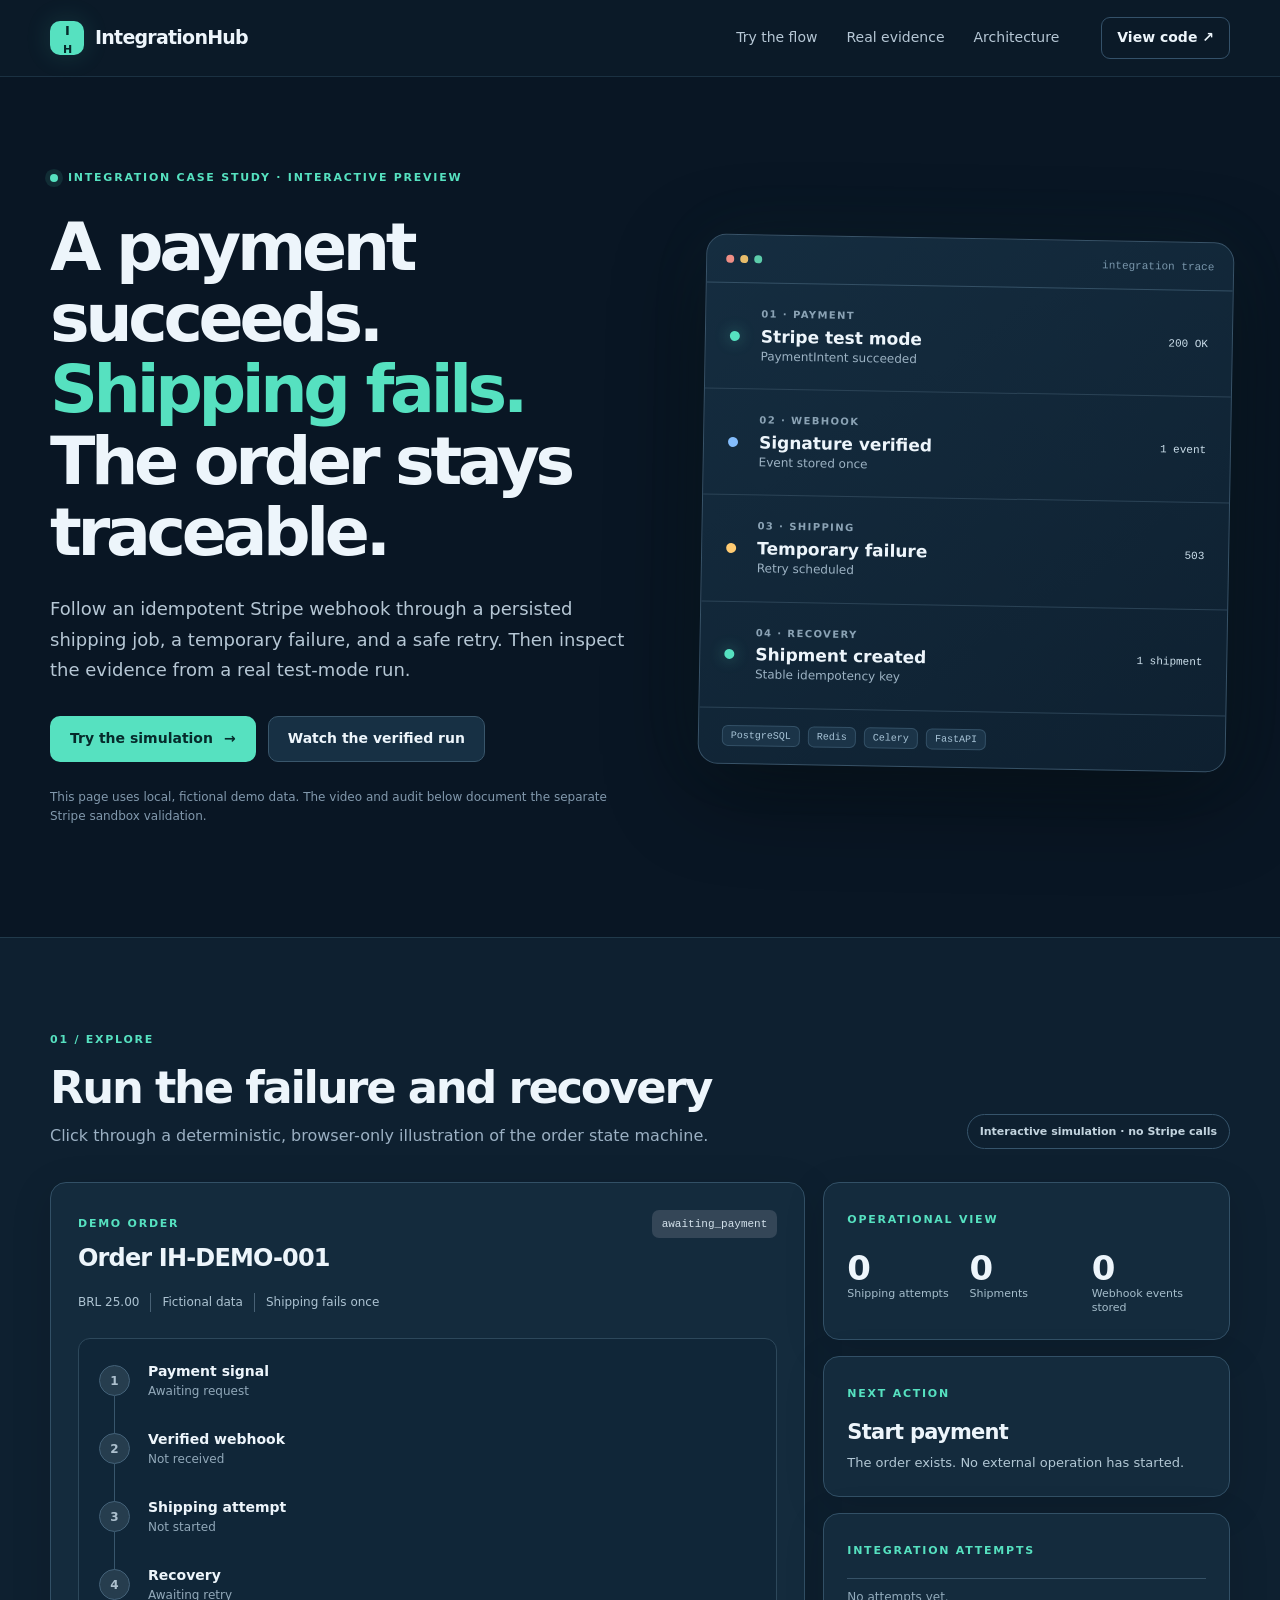
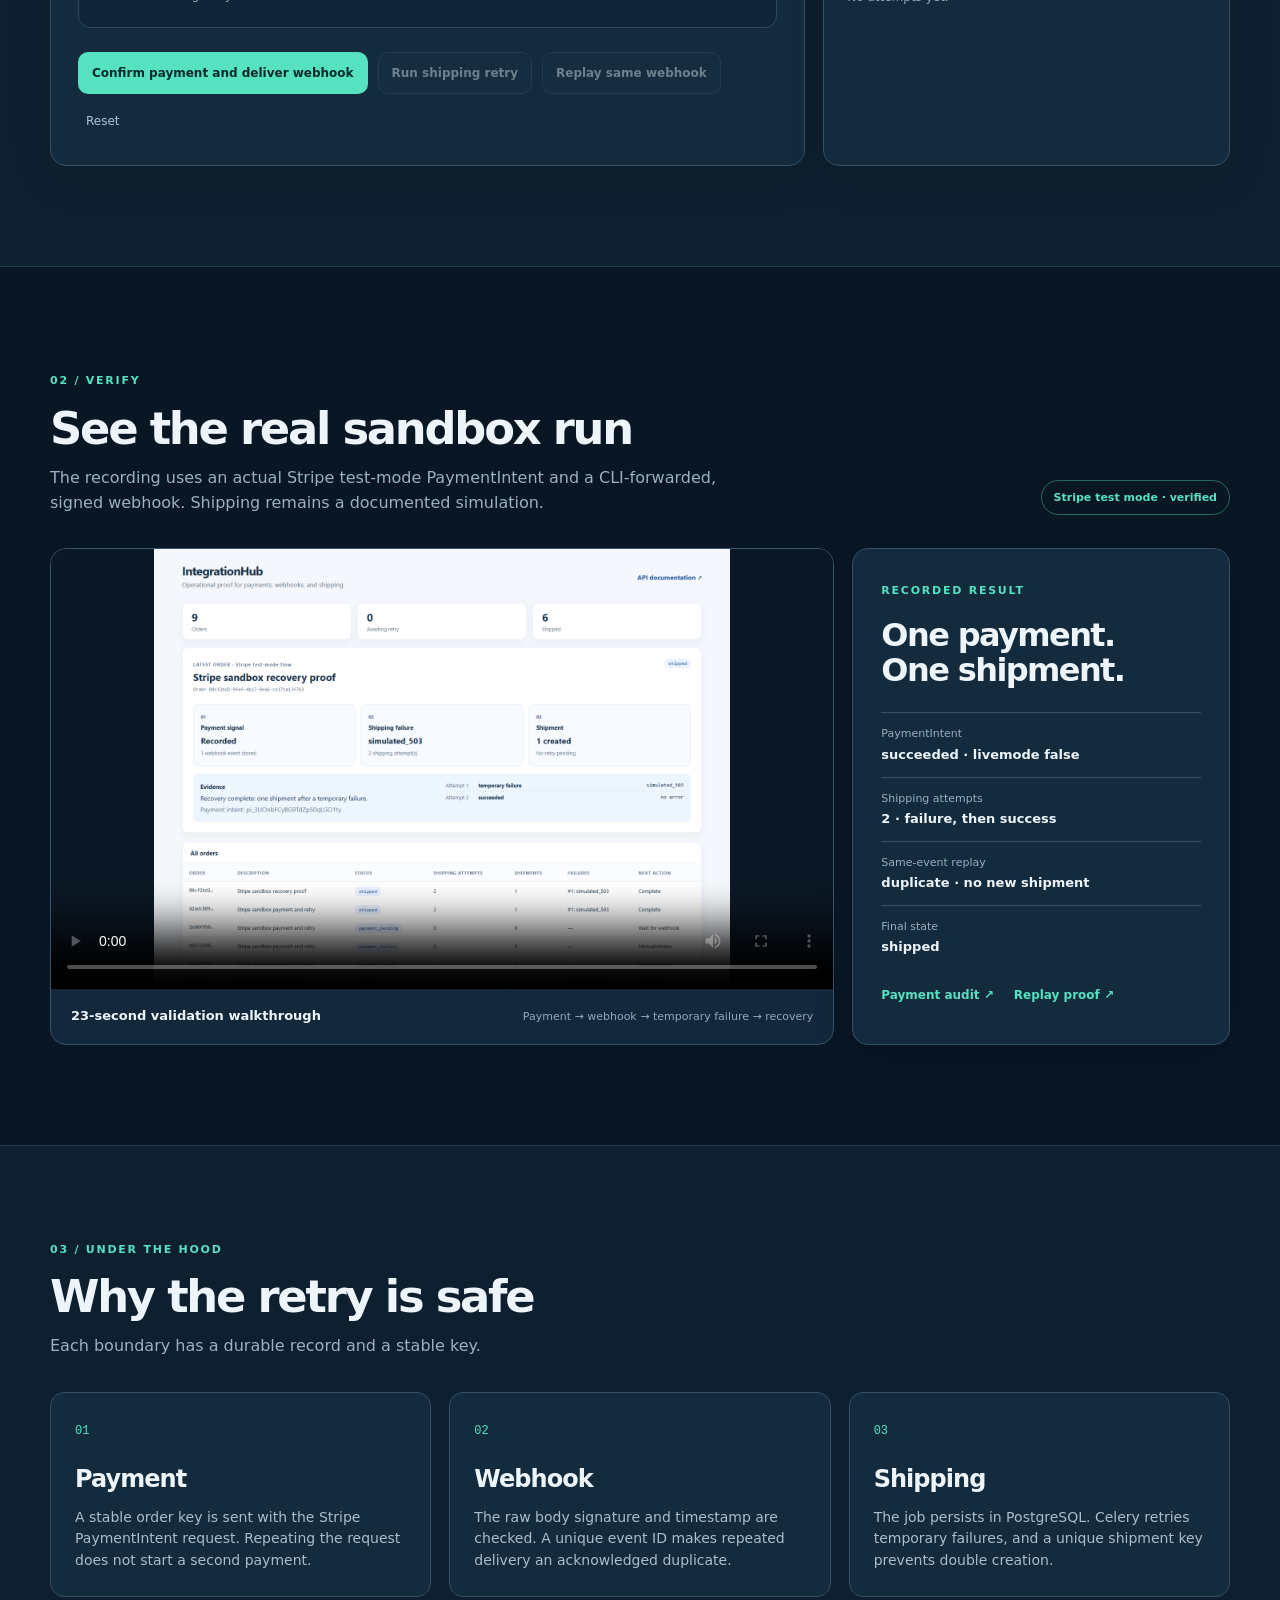
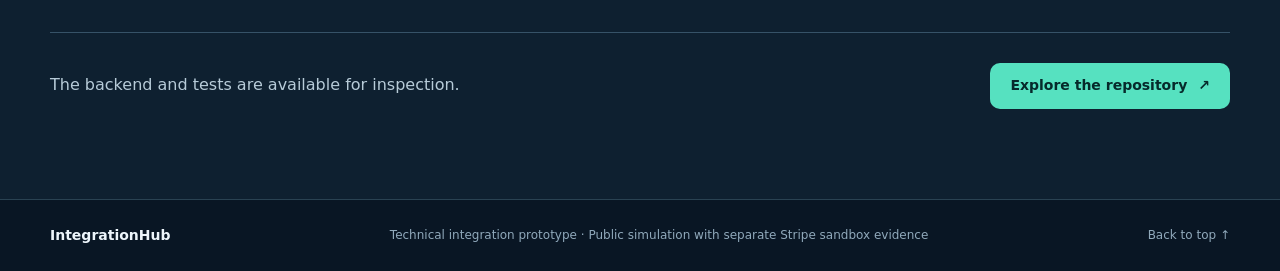
<file: demo/index.html>
<!doctype html>
<html lang="en">
<head>
  <meta charset="utf-8">
  <meta name="viewport" content="width=device-width, initial-scale=1">
  <meta name="theme-color" content="#091624">
  <meta name="description" content="Explore IntegrationHub's payment webhook and shipping retry flow, then inspect evidence from a real Stripe test-mode run.">
  <title>IntegrationHub — Interactive Demo</title>
  <link rel="stylesheet" href="styles.css">
  <script src="app.js" defer></script>
</head>
<body>
  <a class="skip-link" href="#main">Skip to content</a>
  <header class="site-header">
    <div class="shell header-inner">
      <a class="brand" href="#top" aria-label="IntegrationHub home"><span class="brand-mark">I<span>H</span></span> IntegrationHub</a>
      <nav aria-label="Main navigation">
        <a href="#simulation">Try the flow</a>
        <a href="#evidence">Real evidence</a>
        <a href="#architecture">Architecture</a>
      </nav>
      <a class="header-link" href="https://github.com/Zoberobe/IntegrationHub" target="_blank" rel="noopener noreferrer">View code <span aria-hidden="true">↗</span></a>
    </div>
  </header>

  <main id="main">
    <section class="hero shell" id="top">
      <div class="hero-copy">
        <div class="eyebrow"><span class="live-dot" aria-hidden="true"></span> Integration case study · Interactive preview</div>
        <h1>A payment succeeds.<br><em>Shipping fails.</em><br>The order stays traceable.</h1>
        <p>Follow an idempotent Stripe webhook through a persisted shipping job, a temporary failure, and a safe retry. Then inspect the evidence from a real test-mode run.</p>
        <div class="hero-actions">
          <a class="button button-primary" href="#simulation">Try the simulation <span aria-hidden="true">→</span></a>
          <a class="button button-secondary" href="#evidence">Watch the verified run</a>
        </div>
        <p class="hero-note">This page uses local, fictional demo data. The video and audit below document the separate Stripe sandbox validation.</p>
      </div>
      <div class="hero-visual" aria-hidden="true">
        <div class="visual-bar"><span></span><span></span><span></span><strong>integration trace</strong></div>
        <div class="visual-line"><i class="visual-step green"></i><div><small>01 · PAYMENT</small><b>Stripe test mode</b><span>PaymentIntent succeeded</span></div><strong>200 OK</strong></div>
        <div class="visual-line"><i class="visual-step blue"></i><div><small>02 · WEBHOOK</small><b>Signature verified</b><span>Event stored once</span></div><strong>1 event</strong></div>
        <div class="visual-line"><i class="visual-step amber"></i><div><small>03 · SHIPPING</small><b>Temporary failure</b><span>Retry scheduled</span></div><strong>503</strong></div>
        <div class="visual-line"><i class="visual-step green"></i><div><small>04 · RECOVERY</small><b>Shipment created</b><span>Stable idempotency key</span></div><strong>1 shipment</strong></div>
        <div class="visual-footer"><span>PostgreSQL</span><span>Redis</span><span>Celery</span><span>FastAPI</span></div>
      </div>
    </section>

    <section class="simulation-section" id="simulation">
      <div class="shell">
        <div class="section-heading">
          <div><span class="section-kicker">01 / EXPLORE</span><h2>Run the failure and recovery</h2><p>Click through a deterministic, browser-only illustration of the order state machine.</p></div>
          <span class="demo-badge">Interactive simulation · no Stripe calls</span>
        </div>
        <div class="demo-grid">
          <div class="demo-main card">
            <div class="card-top"><div><span class="micro-label">DEMO ORDER</span><h3>Order IH-DEMO-001</h3></div><span id="state-badge" class="state-badge neutral">awaiting_payment</span></div>
            <div class="order-meta"><span>BRL 25.00</span><span>Fictional data</span><span>Shipping fails once</span></div>
            <div class="timeline" aria-label="Order stages">
              <div class="timeline-step" id="step-payment"><span class="step-icon">1</span><div><strong>Payment signal</strong><small id="payment-detail">Awaiting request</small></div></div>
              <div class="timeline-step" id="step-webhook"><span class="step-icon">2</span><div><strong>Verified webhook</strong><small id="webhook-detail">Not received</small></div></div>
              <div class="timeline-step" id="step-failure"><span class="step-icon">3</span><div><strong>Shipping attempt</strong><small id="failure-detail">Not started</small></div></div>
              <div class="timeline-step" id="step-recovery"><span class="step-icon">4</span><div><strong>Recovery</strong><small id="recovery-detail">Awaiting retry</small></div></div>
            </div>
            <div class="demo-actions"><button id="start-button" class="button button-primary" type="button">Confirm payment and deliver webhook</button><button id="retry-button" class="button button-secondary" type="button" disabled>Run shipping retry</button><button id="replay-button" class="button button-secondary" type="button" disabled>Replay same webhook</button><button id="reset-button" class="text-button" type="button">Reset</button></div>
          </div>
          <aside class="demo-side">
            <div class="metric-card card"><span class="micro-label">OPERATIONAL VIEW</span><div class="metric-row"><div><strong id="attempt-count">0</strong><span>Shipping attempts</span></div><div><strong id="shipment-count">0</strong><span>Shipments</span></div><div><strong id="event-count">0</strong><span>Webhook events stored</span></div></div></div>
            <div class="status-card card"><span class="micro-label">NEXT ACTION</span><strong id="next-action">Start payment</strong><p id="status-message" aria-live="polite">The order exists. No external operation has started.</p></div>
            <div class="log-card card"><span class="micro-label">INTEGRATION ATTEMPTS</span><ol id="attempt-list"><li class="empty-log">No attempts yet.</li></ol></div>
          </aside>
        </div>
      </div>
    </section>

    <section class="evidence-section shell" id="evidence">
      <div class="section-heading"><div><span class="section-kicker">02 / VERIFY</span><h2>See the real sandbox run</h2><p>The recording uses an actual Stripe test-mode PaymentIntent and a CLI-forwarded, signed webhook. Shipping remains a documented simulation.</p></div><span class="verified-badge">Stripe test mode · verified</span></div>
      <div class="evidence-grid">
        <div class="video-card"><video controls preload="metadata" poster="assets/stripe-success.png" aria-label="Stripe sandbox payment and shipping retry demonstration"><source src="assets/stripe-sandbox-demo.mp4" type="video/mp4">Your browser does not support video playback.</video><div class="video-caption"><strong>23-second validation walkthrough</strong><span>Payment → webhook → temporary failure → recovery</span></div></div>
        <div class="proof-card card"><span class="micro-label">RECORDED RESULT</span><h3>One payment.<br>One shipment.</h3><div class="proof-item"><span>PaymentIntent</span><strong>succeeded · livemode false</strong></div><div class="proof-item"><span>Shipping attempts</span><strong>2 · failure, then success</strong></div><div class="proof-item"><span>Same-event replay</span><strong>duplicate · no new shipment</strong></div><div class="proof-item"><span>Final state</span><strong>shipped</strong></div><div class="proof-links"><a href="https://github.com/Zoberobe/IntegrationHub/blob/main/media/stripe-rotated-key-audit.json" target="_blank" rel="noopener noreferrer">Payment audit ↗</a><a href="https://github.com/Zoberobe/IntegrationHub/blob/main/media/stripe-rotated-key-replay.json" target="_blank" rel="noopener noreferrer">Replay proof ↗</a></div></div>
      </div>
    </section>

    <section class="architecture-section" id="architecture"><div class="shell"><div class="section-heading"><div><span class="section-kicker">03 / UNDER THE HOOD</span><h2>Why the retry is safe</h2><p>Each boundary has a durable record and a stable key.</p></div></div><div class="architecture-grid"><article class="architecture-card"><span>01</span><h3>Payment</h3><p>A stable order key is sent with the Stripe PaymentIntent request. Repeating the request does not start a second payment.</p></article><article class="architecture-card"><span>02</span><h3>Webhook</h3><p>The raw body signature and timestamp are checked. A unique event ID makes repeated delivery an acknowledged duplicate.</p></article><article class="architecture-card"><span>03</span><h3>Shipping</h3><p>The job persists in PostgreSQL. Celery retries temporary failures, and a unique shipment key prevents double creation.</p></article></div><div class="closing-link"><p>The backend and tests are available for inspection.</p><a class="button button-primary" href="https://github.com/Zoberobe/IntegrationHub" target="_blank" rel="noopener noreferrer">Explore the repository <span aria-hidden="true">↗</span></a></div></div></section>
  </main>
  <footer><div class="shell footer-inner"><strong>IntegrationHub</strong><span>Technical integration prototype · Public simulation with separate Stripe sandbox evidence</span><a href="#top">Back to top ↑</a></div></footer>
</body>
</html>
</file>
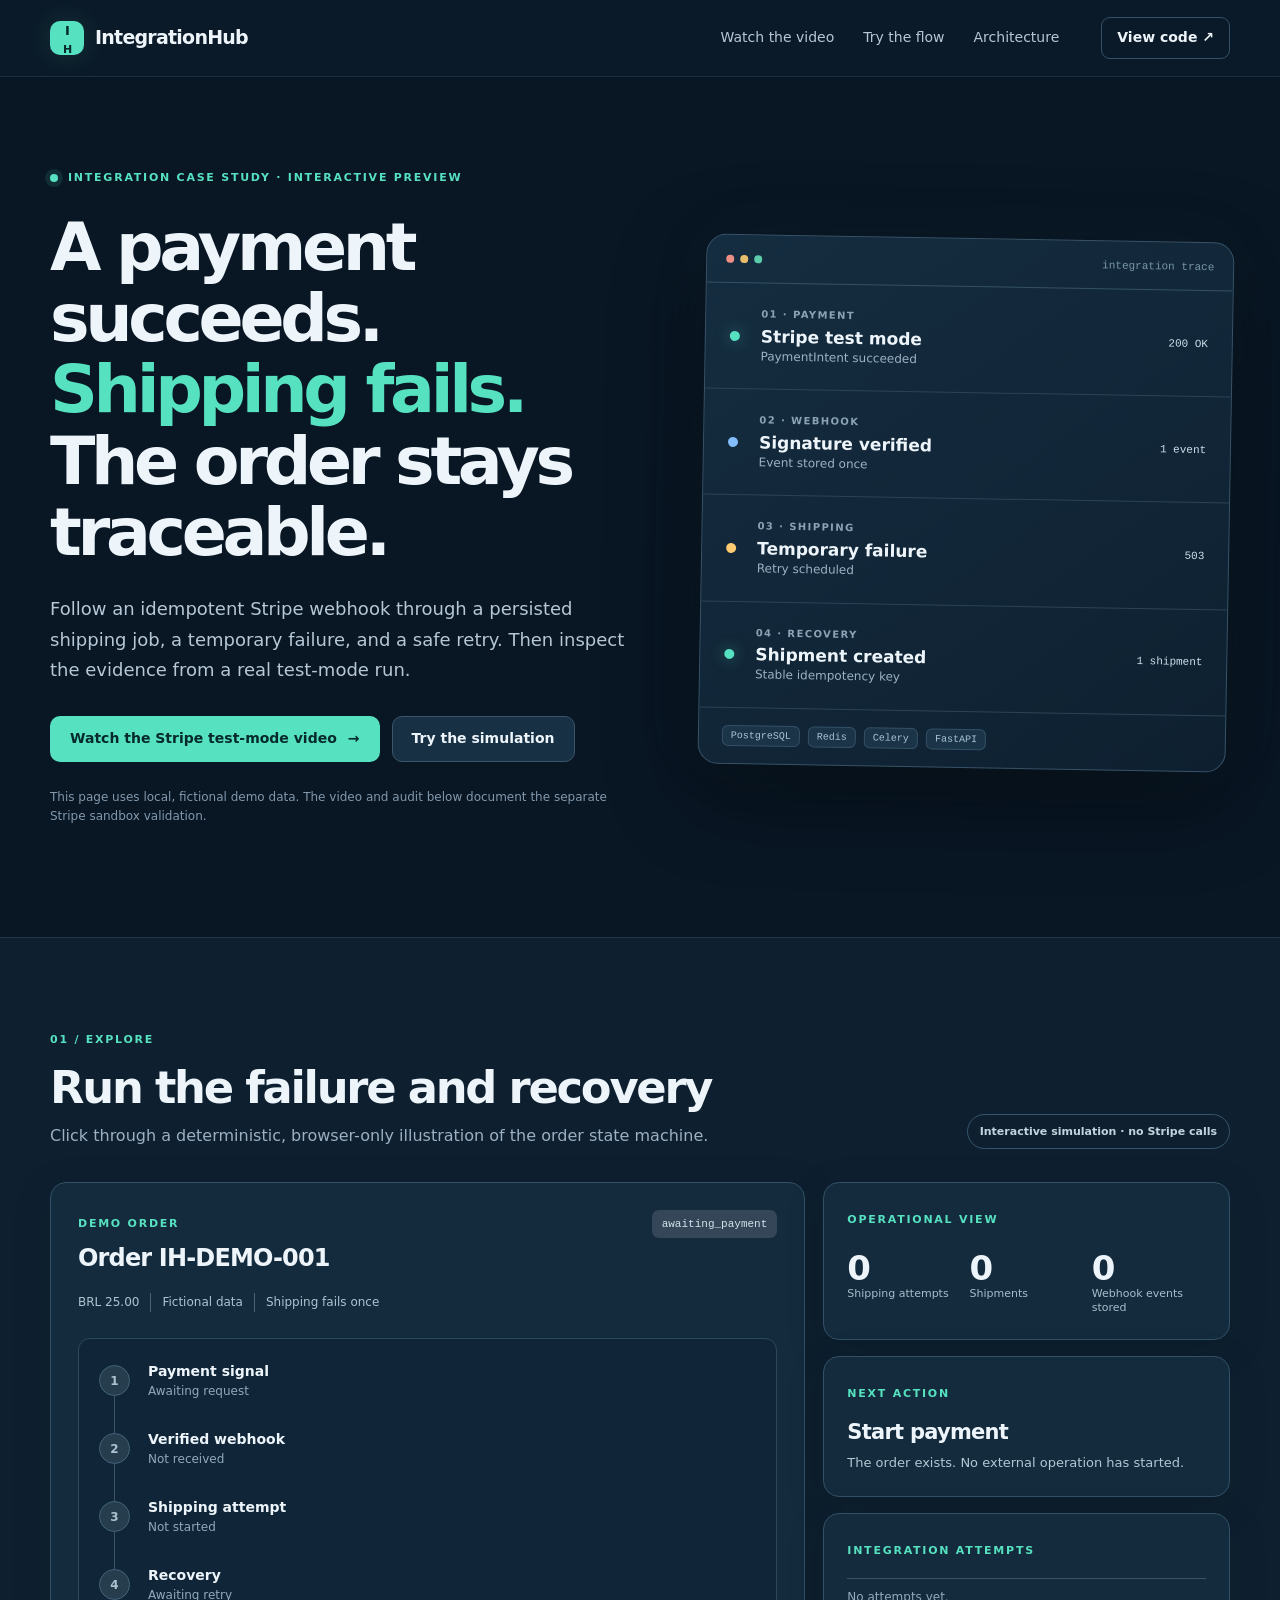
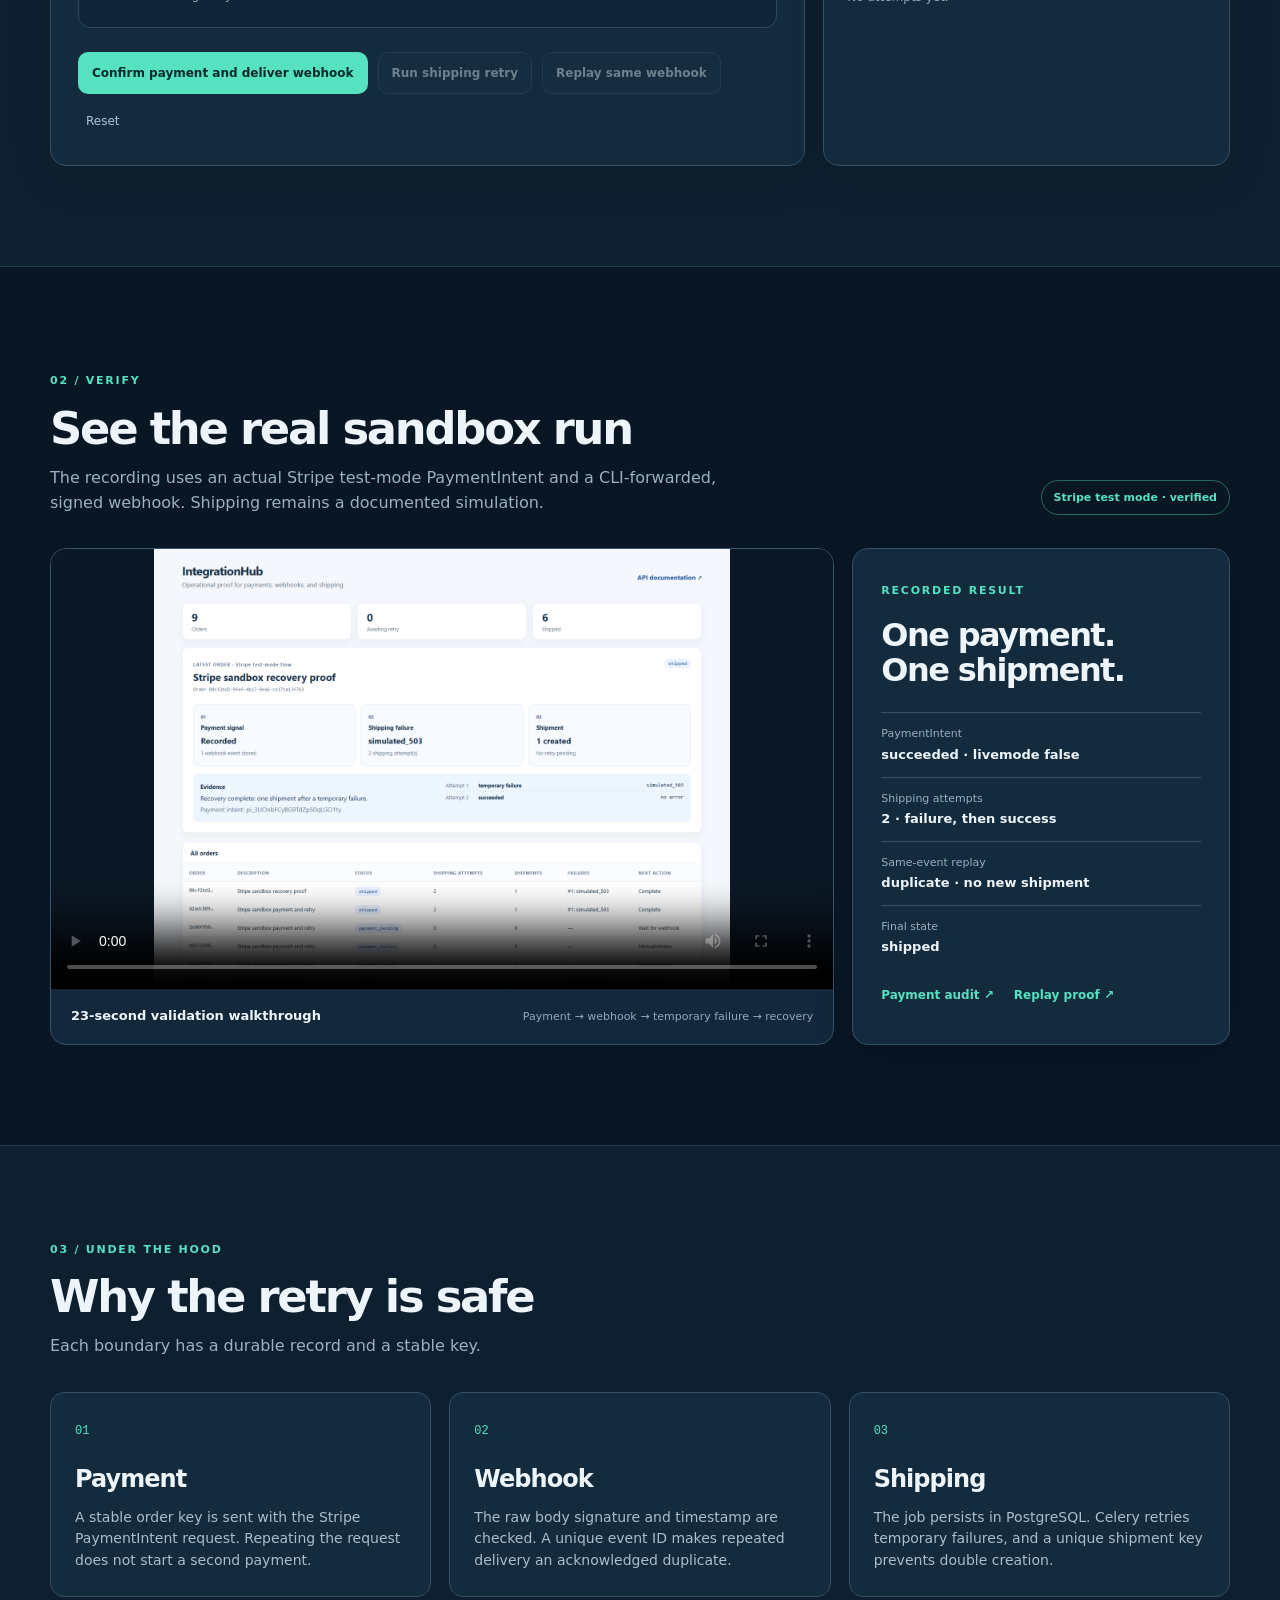
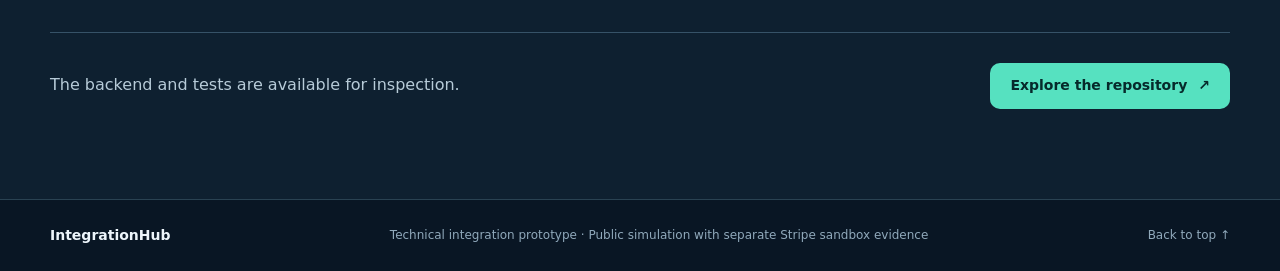
<file: docs/index.html>
<!doctype html>
<html lang="en">
<head>
  <meta charset="utf-8">
  <meta name="viewport" content="width=device-width, initial-scale=1">
  <meta name="theme-color" content="#091624">
  <meta name="description" content="Explore IntegrationHub's payment webhook and shipping retry flow, then inspect evidence from a real Stripe test-mode run.">
  <title>IntegrationHub — Interactive Demo</title>
  <link rel="icon" type="image/svg+xml" href="favicon.svg">
  <link rel="stylesheet" href="styles.css">
  <script src="app.js" defer></script>
</head>
<body>
  <a class="skip-link" href="#main">Skip to content</a>
  <header class="site-header">
    <div class="shell header-inner">
      <a class="brand" href="#top" aria-label="IntegrationHub home"><span class="brand-mark">I<span>H</span></span> IntegrationHub</a>
      <nav aria-label="Main navigation">
        <a href="#evidence">Watch the video</a>
        <a href="#simulation">Try the flow</a>
        <a href="#architecture">Architecture</a>
      </nav>
      <a class="header-link" href="https://github.com/Zoberobe/IntegrationHub" target="_blank" rel="noopener noreferrer">View code <span aria-hidden="true">↗</span></a>
    </div>
  </header>

  <main id="main">
    <section class="hero shell" id="top">
      <div class="hero-copy">
        <div class="eyebrow"><span class="live-dot" aria-hidden="true"></span> Integration case study · Interactive preview</div>
        <h1>A payment succeeds.<br><em>Shipping fails.</em><br>The order stays traceable.</h1>
        <p>Follow an idempotent Stripe webhook through a persisted shipping job, a temporary failure, and a safe retry. Then inspect the evidence from a real test-mode run.</p>
        <div class="hero-actions">
          <a class="button button-primary" href="#evidence">Watch the Stripe test-mode video <span aria-hidden="true">→</span></a>
          <a class="button button-secondary" href="#simulation">Try the simulation</a>
        </div>
        <p class="hero-note">This page uses local, fictional demo data. The video and audit below document the separate Stripe sandbox validation.</p>
      </div>
      <div class="hero-visual" aria-hidden="true">
        <div class="visual-bar"><span></span><span></span><span></span><strong>integration trace</strong></div>
        <div class="visual-line"><i class="visual-step green"></i><div><small>01 · PAYMENT</small><b>Stripe test mode</b><span>PaymentIntent succeeded</span></div><strong>200 OK</strong></div>
        <div class="visual-line"><i class="visual-step blue"></i><div><small>02 · WEBHOOK</small><b>Signature verified</b><span>Event stored once</span></div><strong>1 event</strong></div>
        <div class="visual-line"><i class="visual-step amber"></i><div><small>03 · SHIPPING</small><b>Temporary failure</b><span>Retry scheduled</span></div><strong>503</strong></div>
        <div class="visual-line"><i class="visual-step green"></i><div><small>04 · RECOVERY</small><b>Shipment created</b><span>Stable idempotency key</span></div><strong>1 shipment</strong></div>
        <div class="visual-footer"><span>PostgreSQL</span><span>Redis</span><span>Celery</span><span>FastAPI</span></div>
      </div>
    </section>

    <section class="simulation-section" id="simulation">
      <div class="shell">
        <div class="section-heading">
          <div><span class="section-kicker">01 / EXPLORE</span><h2>Run the failure and recovery</h2><p>Click through a deterministic, browser-only illustration of the order state machine.</p></div>
          <span class="demo-badge">Interactive simulation · no Stripe calls</span>
        </div>
        <div class="demo-grid">
          <div class="demo-main card">
            <div class="card-top"><div><span class="micro-label">DEMO ORDER</span><h3>Order IH-DEMO-001</h3></div><span id="state-badge" class="state-badge neutral">awaiting_payment</span></div>
            <div class="order-meta"><span>BRL 25.00</span><span>Fictional data</span><span>Shipping fails once</span></div>
            <div class="timeline" aria-label="Order stages">
              <div class="timeline-step" id="step-payment"><span class="step-icon">1</span><div><strong>Payment signal</strong><small id="payment-detail">Awaiting request</small></div></div>
              <div class="timeline-step" id="step-webhook"><span class="step-icon">2</span><div><strong>Verified webhook</strong><small id="webhook-detail">Not received</small></div></div>
              <div class="timeline-step" id="step-failure"><span class="step-icon">3</span><div><strong>Shipping attempt</strong><small id="failure-detail">Not started</small></div></div>
              <div class="timeline-step" id="step-recovery"><span class="step-icon">4</span><div><strong>Recovery</strong><small id="recovery-detail">Awaiting retry</small></div></div>
            </div>
            <div class="demo-actions"><button id="start-button" class="button button-primary" type="button">Confirm payment and deliver webhook</button><button id="retry-button" class="button button-secondary" type="button" disabled>Run shipping retry</button><button id="replay-button" class="button button-secondary" type="button" disabled>Replay same webhook</button><button id="reset-button" class="text-button" type="button">Reset</button></div>
          </div>
          <aside class="demo-side">
            <div class="metric-card card"><span class="micro-label">OPERATIONAL VIEW</span><div class="metric-row"><div><strong id="attempt-count">0</strong><span>Shipping attempts</span></div><div><strong id="shipment-count">0</strong><span>Shipments</span></div><div><strong id="event-count">0</strong><span>Webhook events stored</span></div></div></div>
            <div class="status-card card"><span class="micro-label">NEXT ACTION</span><strong id="next-action">Start payment</strong><p id="status-message" aria-live="polite">The order exists. No external operation has started.</p></div>
            <div class="log-card card"><span class="micro-label">INTEGRATION ATTEMPTS</span><ol id="attempt-list"><li class="empty-log">No attempts yet.</li></ol></div>
          </aside>
        </div>
      </div>
    </section>

    <section class="evidence-section shell" id="evidence">
      <div class="section-heading"><div><span class="section-kicker">02 / VERIFY</span><h2>See the real sandbox run</h2><p>The recording uses an actual Stripe test-mode PaymentIntent and a CLI-forwarded, signed webhook. Shipping remains a documented simulation.</p></div><span class="verified-badge">Stripe test mode · verified</span></div>
      <div class="evidence-grid">
        <div class="video-card"><video controls playsinline preload="metadata" poster="assets/stripe-success.png" aria-label="Stripe sandbox payment and shipping retry demonstration"><source src="assets/stripe-sandbox-demo.mp4" type="video/mp4">Your browser does not support video playback. <a href="assets/stripe-sandbox-demo.mp4">Open the video</a>.</video><div class="video-caption"><strong>23-second validation walkthrough</strong><span>Payment → webhook → temporary failure → recovery</span></div></div>
        <div class="proof-card card"><span class="micro-label">RECORDED RESULT</span><h3>One payment.<br>One shipment.</h3><div class="proof-item"><span>PaymentIntent</span><strong>succeeded · livemode false</strong></div><div class="proof-item"><span>Shipping attempts</span><strong>2 · failure, then success</strong></div><div class="proof-item"><span>Same-event replay</span><strong>duplicate · no new shipment</strong></div><div class="proof-item"><span>Final state</span><strong>shipped</strong></div><div class="proof-links"><a href="https://github.com/Zoberobe/IntegrationHub/blob/main/media/stripe-rotated-key-audit.json" target="_blank" rel="noopener noreferrer">Payment audit ↗</a><a href="https://github.com/Zoberobe/IntegrationHub/blob/main/media/stripe-rotated-key-replay.json" target="_blank" rel="noopener noreferrer">Replay proof ↗</a></div></div>
      </div>
    </section>

    <section class="architecture-section" id="architecture"><div class="shell"><div class="section-heading"><div><span class="section-kicker">03 / UNDER THE HOOD</span><h2>Why the retry is safe</h2><p>Each boundary has a durable record and a stable key.</p></div></div><div class="architecture-grid"><article class="architecture-card"><span>01</span><h3>Payment</h3><p>A stable order key is sent with the Stripe PaymentIntent request. Repeating the request does not start a second payment.</p></article><article class="architecture-card"><span>02</span><h3>Webhook</h3><p>The raw body signature and timestamp are checked. A unique event ID makes repeated delivery an acknowledged duplicate.</p></article><article class="architecture-card"><span>03</span><h3>Shipping</h3><p>The job persists in PostgreSQL. Celery retries temporary failures, and a unique shipment key prevents double creation.</p></article></div><div class="closing-link"><p>The backend and tests are available for inspection.</p><a class="button button-primary" href="https://github.com/Zoberobe/IntegrationHub" target="_blank" rel="noopener noreferrer">Explore the repository <span aria-hidden="true">↗</span></a></div></div></section>
  </main>
  <footer><div class="shell footer-inner"><strong>IntegrationHub</strong><span>Technical integration prototype · Public simulation with separate Stripe sandbox evidence</span><a href="#top">Back to top ↑</a></div></footer>
</body>
</html>
</file>
<file: demo/styles.css>
:root{color-scheme:dark;--ink:#edf5fb;--muted:#9bb0c3;--line:#24394b;--deep:#091624;--panel:#102233;--panel-2:#14293b;--teal:#56e1c0;--amber:#ffcb72;--blue:#84bdfc}
*{box-sizing:border-box}html{scroll-behavior:smooth}body{margin:0;background:var(--deep);color:var(--ink);font:16px/1.55 Inter,ui-sans-serif,system-ui,-apple-system,BlinkMacSystemFont,"Segoe UI",sans-serif}button,a{font:inherit}a{color:inherit;text-decoration:none}button{cursor:pointer}.shell{width:min(1180px,calc(100% - 48px));margin-inline:auto}.skip-link{position:absolute;left:-999px;top:10px;background:#fff;color:#000;padding:8px;z-index:20}.skip-link:focus{left:12px}.site-header{position:relative;z-index:2;border-bottom:1px solid #1b3142;background:#0b1a28}.header-inner{height:76px;display:flex;align-items:center;gap:42px}.brand{display:flex;align-items:center;gap:11px;font-weight:750;letter-spacing:-.04em;font-size:19px;white-space:nowrap}.brand-mark{display:grid;place-items:center;width:34px;height:34px;border-radius:10px;background:var(--teal);color:#062a2b;font-size:13px;letter-spacing:-.08em;box-shadow:0 0 26px #56e1c025}.brand-mark span{font-size:11px}.site-header nav{display:flex;gap:29px;margin-left:auto;color:#b6c7d5;font-size:14px}.site-header nav a:hover,.header-link:hover,footer a:hover{color:var(--teal)}.header-link{font-size:14px;font-weight:700;border:1px solid #345169;padding:9px 15px;border-radius:9px;white-space:nowrap}.hero{min-height:600px;display:grid;grid-template-columns:1.05fr .95fr;align-items:center;gap:68px;padding-block:92px 100px}.eyebrow,.section-kicker,.micro-label{font-size:11px;font-weight:800;letter-spacing:.16em;text-transform:uppercase;color:var(--teal)}.eyebrow{display:flex;align-items:center;gap:10px}.live-dot{width:8px;height:8px;border-radius:50%;background:var(--teal);box-shadow:0 0 0 5px #56e1c01c}.hero h1{font-size:clamp(45px,5.2vw,70px);line-height:1.07;letter-spacing:-.065em;margin:26px 0}.hero h1 em{font-style:normal;color:var(--teal)}.hero-copy>p{max-width:590px;color:#b6c7d5;font-size:18px;line-height:1.7}.hero-actions{display:flex;flex-wrap:wrap;gap:12px;margin-top:30px}.button{display:inline-flex;align-items:center;justify-content:center;gap:11px;min-height:46px;padding:11px 19px;border-radius:10px;border:1px solid transparent;font-size:14px;font-weight:750;transition:transform .2s,background .2s,border-color .2s;cursor:pointer}.button:hover:not(:disabled){transform:translateY(-2px)}.button:disabled{opacity:.42;cursor:not-allowed}.button-primary{background:var(--teal);color:#062a2b}.button-primary:hover:not(:disabled){background:#83f2d7}.button-secondary{background:#173044;color:var(--ink);border-color:#39566b}.button-secondary:hover:not(:disabled){background:#20405a}.hero-copy .hero-note{font-size:12px;color:#8299ad;margin-top:26px;line-height:1.55}.hero-visual{background:linear-gradient(145deg,#152d40,#0e2030);border:1px solid #385368;border-radius:20px;box-shadow:0 26px 90px #0007,0 0 70px #56e1c00e;overflow:hidden;transform:rotate(1deg)}.visual-bar{height:48px;border-bottom:1px solid #345065;display:flex;gap:6px;align-items:center;padding:0 19px}.visual-bar span{height:8px;width:8px;border-radius:50%;background:#3e5a6c}.visual-bar span:first-child{background:#ef8e85}.visual-bar span:nth-child(2){background:#e7bc6a}.visual-bar span:nth-child(3){background:#5cccaa}.visual-bar strong{margin-left:auto;color:#7895aa;font:11px ui-monospace,monospace}.visual-line{display:grid;grid-template-columns:14px 1fr auto;align-items:center;gap:17px;padding:23px 24px;border-bottom:1px solid #2b4356}.visual-step{height:10px;width:10px;border-radius:50%}.visual-step.green{background:var(--teal);box-shadow:0 0 15px #56e1c070}.visual-step.blue{background:var(--blue)}.visual-step.amber{background:var(--amber)}.visual-line div{display:flex;flex-direction:column}.visual-line small{font-size:10px;letter-spacing:.14em;color:#8ba3b5;font-weight:800}.visual-line b{font-size:17px;line-height:1.3;margin-top:3px}.visual-line div span{font-size:12px;color:#9db3c4}.visual-line>strong{font:11px ui-monospace,monospace;color:#ccdfeb;white-space:nowrap}.visual-footer{display:flex;gap:8px;flex-wrap:wrap;padding:17px 23px}.visual-footer span{border:1px solid #335066;background:#1b3448;border-radius:6px;padding:4px 8px;color:#a9c5d8;font:10px ui-monospace,monospace}
.simulation-section{background:#0e2030;border-block:1px solid #213a4b;padding:88px 0 100px}.section-heading{display:flex;align-items:end;justify-content:space-between;gap:20px;margin-bottom:33px}.section-heading h2{font-size:clamp(32px,3.5vw,47px);letter-spacing:-.05em;line-height:1.15;margin:11px 0}.section-heading p{color:var(--muted);max-width:680px;margin:0;font-size:16px}.demo-badge,.verified-badge{border:1px solid #36546b;padding:8px 12px;border-radius:99px;color:#c3d4df;font-size:11px;font-weight:700;white-space:nowrap}.verified-badge{border-color:#27695f;color:var(--teal)}.demo-grid{display:grid;grid-template-columns:minmax(0,1.3fr) minmax(300px,.7fr);gap:18px}.card{background:#142b3d;border:1px solid #325066;border-radius:16px;box-shadow:0 10px 40px #0002}.demo-main{padding:27px}.card-top{display:flex;align-items:start;justify-content:space-between;gap:12px}.card-top h3{font-size:24px;letter-spacing:-.035em;margin:5px 0 0}.state-badge{font:11px ui-monospace,monospace;padding:8px 10px;border-radius:7px;white-space:nowrap}.state-badge.neutral{background:#344657;color:#d4e2ec}.state-badge.warning{background:#5b4229;color:#ffd18c}.state-badge.success{background:#1c554c;color:#89efd4}.order-meta{display:flex;gap:11px;flex-wrap:wrap;color:#adc3d2;font-size:12px;margin:16px 0 26px}.order-meta span{padding-right:11px;border-right:1px solid #486175}.order-meta span:last-child{border:0}.timeline{border:1px solid #2d485b;background:#102638;border-radius:12px;padding:8px 20px}.timeline-step{display:flex;gap:18px;align-items:center;min-height:68px;position:relative}.timeline-step:not(:last-child):after{content:"";position:absolute;left:15px;top:49px;bottom:-19px;width:1px;background:#38566c}.step-icon{display:grid;place-items:center;border-radius:50%;height:31px;width:31px;flex:none;background:#263d4e;border:1px solid #436178;color:#adc0ce;font-size:12px;font-weight:750}.timeline-step.complete .step-icon{background:#176454;border-color:#3bbb9d;color:#cffef1}.timeline-step.failed .step-icon{background:#704722;border-color:#d69545;color:#ffe1ae}.timeline-step div{display:flex;flex-direction:column}.timeline-step strong{font-size:14px}.timeline-step small{font-size:12px;color:#92a9ba}.timeline-step.failed small{color:#ffd18c}.demo-actions{display:flex;flex-wrap:wrap;gap:10px;margin-top:24px}.demo-actions .button{min-height:42px;padding:9px 13px;font-size:12px}.text-button{border:0;background:transparent;color:#a5c7d8;padding:8px;font-size:12px}.text-button:hover{color:white}.demo-side{display:flex;flex-direction:column;gap:16px}.metric-card,.status-card,.log-card{padding:23px}.metric-row{display:grid;grid-template-columns:repeat(3,1fr);gap:8px;margin-top:20px}.metric-row div{display:flex;flex-direction:column;gap:2px}.metric-row strong{font-size:34px;letter-spacing:-.06em;line-height:1}.metric-row span{font-size:11px;color:#a5bdcb;line-height:1.3}.status-card>strong{display:block;font-size:21px;letter-spacing:-.035em;margin:12px 0 4px}.status-card p{color:#b2c7d4;font-size:13px;margin:0}.log-card{flex:1}.log-card ol{list-style:none;margin:16px 0 0;padding:0}.log-card li{border-top:1px solid #365267;padding:9px 0;display:grid;grid-template-columns:1fr auto;gap:2px;font-size:12px}.log-card li small{grid-column:1/-1;color:#91aabb}.log-card li strong{font-size:11px}.log-card li strong.temporary_failure{color:var(--amber)}.log-card li strong.succeeded{color:var(--teal)}.log-card li.empty-log{color:#91aabb;display:block}
.evidence-section{padding-block:100px}.evidence-grid{display:grid;grid-template-columns:minmax(0,1.35fr) minmax(310px,.65fr);gap:18px}.video-card{background:#13283a;border:1px solid #365369;border-radius:16px;overflow:hidden}.video-card video{display:block;width:100%;aspect-ratio:16/9;background:#0b1825}.video-caption{padding:17px 20px;display:flex;justify-content:space-between;gap:10px;align-items:center}.video-caption strong{font-size:13px}.video-caption span{font-size:11px;color:#8faabd}.proof-card{padding:28px}.proof-card h3{font-size:32px;line-height:1.1;letter-spacing:-.05em;margin:16px 0 24px}.proof-item{border-top:1px solid #365267;padding:12px 0;display:flex;flex-direction:column;gap:2px}.proof-item span{font-size:11px;color:#98afc1}.proof-item strong{font-size:13px}.proof-links{display:flex;gap:20px;flex-wrap:wrap;margin-top:17px}.proof-links a{color:var(--teal);font-size:12px;font-weight:700}.proof-links a:hover{text-decoration:underline}.architecture-section{background:#0e2030;border-top:1px solid #213a4b;padding:90px 0}.architecture-grid{display:grid;grid-template-columns:repeat(3,1fr);gap:18px}.architecture-card{background:#142b3d;border:1px solid #315066;border-radius:14px;padding:24px}.architecture-card>span{color:var(--teal);font:12px ui-monospace,monospace}.architecture-card h3{font-size:24px;letter-spacing:-.04em;margin:20px 0 8px}.architecture-card p{color:#a9becc;font-size:14px;margin:0}.closing-link{display:flex;align-items:center;justify-content:space-between;border-top:1px solid #365267;margin-top:35px;padding-top:30px;gap:20px}.closing-link p{color:#b7cbd8;margin:0}footer{border-top:1px solid #294252;padding:25px 0;color:#90a9bb;font-size:12px}.footer-inner{display:flex;gap:15px;align-items:center;justify-content:space-between}.footer-inner strong{color:var(--ink);font-size:14px}.footer-inner a{white-space:nowrap}
@media(max-width:980px){.hero{gap:35px}.site-header nav{gap:14px}.evidence-grid{grid-template-columns:1fr}.proof-card{display:block}.proof-item{display:inline-flex;width:48%;vertical-align:top}.video-caption{flex-wrap:wrap}}@media(max-width:760px){.shell{width:min(100% - 32px,560px)}.site-header nav{display:none}.header-inner{height:66px;justify-content:space-between;gap:10px}.header-link{padding:7px 10px;font-size:12px}.hero{grid-template-columns:1fr;padding-block:65px 80px;gap:35px;min-height:0}.hero h1{font-size:clamp(43px,10vw,62px)}.hero-copy>p{font-size:16px}.hero-visual{transform:none}.section-heading{align-items:start;flex-direction:column}.simulation-section,.evidence-section,.architecture-section{padding-block:70px}.demo-grid,.architecture-grid{grid-template-columns:1fr}.demo-main{padding:18px}.card-top h3{font-size:20px}.state-badge{font-size:10px}.metric-row strong{font-size:29px}.proof-item{display:flex;width:100%}.closing-link{align-items:start;flex-direction:column}.footer-inner{align-items:start;flex-direction:column}.video-caption{display:block}.video-caption span{display:block;margin-top:3px}}@media(max-width:390px){.card-top{flex-direction:column}.order-meta{gap:4px}.demo-actions .button{width:100%}.visual-line{padding:18px 14px;gap:9px}.visual-line b{font-size:14px}.visual-line>strong{font-size:9px}}@media(prefers-reduced-motion:reduce){html{scroll-behavior:auto}.button{transition:none}}
</file>
<file: docs/styles.css>
:root{color-scheme:dark;--ink:#edf5fb;--muted:#9bb0c3;--line:#24394b;--deep:#091624;--panel:#102233;--panel-2:#14293b;--teal:#56e1c0;--amber:#ffcb72;--blue:#84bdfc}
*{box-sizing:border-box}html{scroll-behavior:smooth}body{margin:0;background:var(--deep);color:var(--ink);font:16px/1.55 Inter,ui-sans-serif,system-ui,-apple-system,BlinkMacSystemFont,"Segoe UI",sans-serif}button,a{font:inherit}a{color:inherit;text-decoration:none}button{cursor:pointer}.shell{width:min(1180px,calc(100% - 48px));margin-inline:auto}.skip-link{position:absolute;left:-999px;top:10px;background:#fff;color:#000;padding:8px;z-index:20}.skip-link:focus{left:12px}.site-header{position:relative;z-index:2;border-bottom:1px solid #1b3142;background:#0b1a28}.header-inner{height:76px;display:flex;align-items:center;gap:42px}.brand{display:flex;align-items:center;gap:11px;font-weight:750;letter-spacing:-.04em;font-size:19px;white-space:nowrap}.brand-mark{display:grid;place-items:center;width:34px;height:34px;border-radius:10px;background:var(--teal);color:#062a2b;font-size:13px;letter-spacing:-.08em;box-shadow:0 0 26px #56e1c025}.brand-mark span{font-size:11px}.site-header nav{display:flex;gap:29px;margin-left:auto;color:#b6c7d5;font-size:14px}.site-header nav a:hover,.header-link:hover,footer a:hover{color:var(--teal)}.header-link{font-size:14px;font-weight:700;border:1px solid #345169;padding:9px 15px;border-radius:9px;white-space:nowrap}.hero{min-height:600px;display:grid;grid-template-columns:1.05fr .95fr;align-items:center;gap:68px;padding-block:92px 100px}.eyebrow,.section-kicker,.micro-label{font-size:11px;font-weight:800;letter-spacing:.16em;text-transform:uppercase;color:var(--teal)}.eyebrow{display:flex;align-items:center;gap:10px}.live-dot{width:8px;height:8px;border-radius:50%;background:var(--teal);box-shadow:0 0 0 5px #56e1c01c}.hero h1{font-size:clamp(45px,5.2vw,70px);line-height:1.07;letter-spacing:-.065em;margin:26px 0}.hero h1 em{font-style:normal;color:var(--teal)}.hero-copy>p{max-width:590px;color:#b6c7d5;font-size:18px;line-height:1.7}.hero-actions{display:flex;flex-wrap:wrap;gap:12px;margin-top:30px}.button{display:inline-flex;align-items:center;justify-content:center;gap:11px;min-height:46px;padding:11px 19px;border-radius:10px;border:1px solid transparent;font-size:14px;font-weight:750;transition:transform .2s,background .2s,border-color .2s;cursor:pointer}.button:hover:not(:disabled){transform:translateY(-2px)}.button:disabled{opacity:.42;cursor:not-allowed}.button-primary{background:var(--teal);color:#062a2b}.button-primary:hover:not(:disabled){background:#83f2d7}.button-secondary{background:#173044;color:var(--ink);border-color:#39566b}.button-secondary:hover:not(:disabled){background:#20405a}.hero-copy .hero-note{font-size:12px;color:#8299ad;margin-top:26px;line-height:1.55}.hero-visual{background:linear-gradient(145deg,#152d40,#0e2030);border:1px solid #385368;border-radius:20px;box-shadow:0 26px 90px #0007,0 0 70px #56e1c00e;overflow:hidden;transform:rotate(1deg)}.visual-bar{height:48px;border-bottom:1px solid #345065;display:flex;gap:6px;align-items:center;padding:0 19px}.visual-bar span{height:8px;width:8px;border-radius:50%;background:#3e5a6c}.visual-bar span:first-child{background:#ef8e85}.visual-bar span:nth-child(2){background:#e7bc6a}.visual-bar span:nth-child(3){background:#5cccaa}.visual-bar strong{margin-left:auto;color:#7895aa;font:11px ui-monospace,monospace}.visual-line{display:grid;grid-template-columns:14px 1fr auto;align-items:center;gap:17px;padding:23px 24px;border-bottom:1px solid #2b4356}.visual-step{height:10px;width:10px;border-radius:50%}.visual-step.green{background:var(--teal);box-shadow:0 0 15px #56e1c070}.visual-step.blue{background:var(--blue)}.visual-step.amber{background:var(--amber)}.visual-line div{display:flex;flex-direction:column}.visual-line small{font-size:10px;letter-spacing:.14em;color:#8ba3b5;font-weight:800}.visual-line b{font-size:17px;line-height:1.3;margin-top:3px}.visual-line div span{font-size:12px;color:#9db3c4}.visual-line>strong{font:11px ui-monospace,monospace;color:#ccdfeb;white-space:nowrap}.visual-footer{display:flex;gap:8px;flex-wrap:wrap;padding:17px 23px}.visual-footer span{border:1px solid #335066;background:#1b3448;border-radius:6px;padding:4px 8px;color:#a9c5d8;font:10px ui-monospace,monospace}
.simulation-section{background:#0e2030;border-block:1px solid #213a4b;padding:88px 0 100px}.section-heading{display:flex;align-items:end;justify-content:space-between;gap:20px;margin-bottom:33px}.section-heading h2{font-size:clamp(32px,3.5vw,47px);letter-spacing:-.05em;line-height:1.15;margin:11px 0}.section-heading p{color:var(--muted);max-width:680px;margin:0;font-size:16px}.demo-badge,.verified-badge{border:1px solid #36546b;padding:8px 12px;border-radius:99px;color:#c3d4df;font-size:11px;font-weight:700;white-space:nowrap}.verified-badge{border-color:#27695f;color:var(--teal)}.demo-grid{display:grid;grid-template-columns:minmax(0,1.3fr) minmax(300px,.7fr);gap:18px}.card{background:#142b3d;border:1px solid #325066;border-radius:16px;box-shadow:0 10px 40px #0002}.demo-main{padding:27px}.card-top{display:flex;align-items:start;justify-content:space-between;gap:12px}.card-top h3{font-size:24px;letter-spacing:-.035em;margin:5px 0 0}.state-badge{font:11px ui-monospace,monospace;padding:8px 10px;border-radius:7px;white-space:nowrap}.state-badge.neutral{background:#344657;color:#d4e2ec}.state-badge.warning{background:#5b4229;color:#ffd18c}.state-badge.success{background:#1c554c;color:#89efd4}.order-meta{display:flex;gap:11px;flex-wrap:wrap;color:#adc3d2;font-size:12px;margin:16px 0 26px}.order-meta span{padding-right:11px;border-right:1px solid #486175}.order-meta span:last-child{border:0}.timeline{border:1px solid #2d485b;background:#102638;border-radius:12px;padding:8px 20px}.timeline-step{display:flex;gap:18px;align-items:center;min-height:68px;position:relative}.timeline-step:not(:last-child):after{content:"";position:absolute;left:15px;top:49px;bottom:-19px;width:1px;background:#38566c}.step-icon{display:grid;place-items:center;border-radius:50%;height:31px;width:31px;flex:none;background:#263d4e;border:1px solid #436178;color:#adc0ce;font-size:12px;font-weight:750}.timeline-step.complete .step-icon{background:#176454;border-color:#3bbb9d;color:#cffef1}.timeline-step.failed .step-icon{background:#704722;border-color:#d69545;color:#ffe1ae}.timeline-step div{display:flex;flex-direction:column}.timeline-step strong{font-size:14px}.timeline-step small{font-size:12px;color:#92a9ba}.timeline-step.failed small{color:#ffd18c}.demo-actions{display:flex;flex-wrap:wrap;gap:10px;margin-top:24px}.demo-actions .button{min-height:42px;padding:9px 13px;font-size:12px}.text-button{border:0;background:transparent;color:#a5c7d8;padding:8px;font-size:12px}.text-button:hover{color:white}.demo-side{display:flex;flex-direction:column;gap:16px}.metric-card,.status-card,.log-card{padding:23px}.metric-row{display:grid;grid-template-columns:repeat(3,1fr);gap:8px;margin-top:20px}.metric-row div{display:flex;flex-direction:column;gap:2px}.metric-row strong{font-size:34px;letter-spacing:-.06em;line-height:1}.metric-row span{font-size:11px;color:#a5bdcb;line-height:1.3}.status-card>strong{display:block;font-size:21px;letter-spacing:-.035em;margin:12px 0 4px}.status-card p{color:#b2c7d4;font-size:13px;margin:0}.log-card{flex:1}.log-card ol{list-style:none;margin:16px 0 0;padding:0}.log-card li{border-top:1px solid #365267;padding:9px 0;display:grid;grid-template-columns:1fr auto;gap:2px;font-size:12px}.log-card li small{grid-column:1/-1;color:#91aabb}.log-card li strong{font-size:11px}.log-card li strong.temporary_failure{color:var(--amber)}.log-card li strong.succeeded{color:var(--teal)}.log-card li.empty-log{color:#91aabb;display:block}
.evidence-section{padding-block:100px}.evidence-grid{display:grid;grid-template-columns:minmax(0,1.35fr) minmax(310px,.65fr);gap:18px}.video-card{background:#13283a;border:1px solid #365369;border-radius:16px;overflow:hidden}.video-card video{display:block;width:100%;aspect-ratio:16/9;background:#0b1825}.video-caption{padding:17px 20px;display:flex;justify-content:space-between;gap:10px;align-items:center}.video-caption strong{font-size:13px}.video-caption span{font-size:11px;color:#8faabd}.proof-card{padding:28px}.proof-card h3{font-size:32px;line-height:1.1;letter-spacing:-.05em;margin:16px 0 24px}.proof-item{border-top:1px solid #365267;padding:12px 0;display:flex;flex-direction:column;gap:2px}.proof-item span{font-size:11px;color:#98afc1}.proof-item strong{font-size:13px}.proof-links{display:flex;gap:20px;flex-wrap:wrap;margin-top:17px}.proof-links a{color:var(--teal);font-size:12px;font-weight:700}.proof-links a:hover{text-decoration:underline}.architecture-section{background:#0e2030;border-top:1px solid #213a4b;padding:90px 0}.architecture-grid{display:grid;grid-template-columns:repeat(3,1fr);gap:18px}.architecture-card{background:#142b3d;border:1px solid #315066;border-radius:14px;padding:24px}.architecture-card>span{color:var(--teal);font:12px ui-monospace,monospace}.architecture-card h3{font-size:24px;letter-spacing:-.04em;margin:20px 0 8px}.architecture-card p{color:#a9becc;font-size:14px;margin:0}.closing-link{display:flex;align-items:center;justify-content:space-between;border-top:1px solid #365267;margin-top:35px;padding-top:30px;gap:20px}.closing-link p{color:#b7cbd8;margin:0}footer{border-top:1px solid #294252;padding:25px 0;color:#90a9bb;font-size:12px}.footer-inner{display:flex;gap:15px;align-items:center;justify-content:space-between}.footer-inner strong{color:var(--ink);font-size:14px}.footer-inner a{white-space:nowrap}
@media(max-width:980px){.hero{gap:35px}.site-header nav{gap:14px}.evidence-grid{grid-template-columns:1fr}.proof-card{display:block}.proof-item{display:inline-flex;width:48%;vertical-align:top}.video-caption{flex-wrap:wrap}}@media(max-width:760px){.shell{width:min(100% - 32px,560px)}.site-header nav{display:none}.header-inner{height:66px;justify-content:space-between;gap:10px}.header-link{padding:7px 10px;font-size:12px}.hero{grid-template-columns:1fr;padding-block:65px 80px;gap:35px;min-height:0}.hero h1{font-size:clamp(43px,10vw,62px)}.hero-copy>p{font-size:16px}.hero-visual{transform:none}.section-heading{align-items:start;flex-direction:column}.simulation-section,.evidence-section,.architecture-section{padding-block:70px}.demo-grid,.architecture-grid{grid-template-columns:1fr}.demo-main{padding:18px}.card-top h3{font-size:20px}.state-badge{font-size:10px}.metric-row strong{font-size:29px}.proof-item{display:flex;width:100%}.closing-link{align-items:start;flex-direction:column}.footer-inner{align-items:start;flex-direction:column}.video-caption{display:block}.video-caption span{display:block;margin-top:3px}}@media(max-width:390px){.card-top{flex-direction:column}.order-meta{gap:4px}.demo-actions .button{width:100%}.visual-line{padding:18px 14px;gap:9px}.visual-line b{font-size:14px}.visual-line>strong{font-size:9px}}@media(prefers-reduced-motion:reduce){html{scroll-behavior:auto}.button{transition:none}}
</file>
